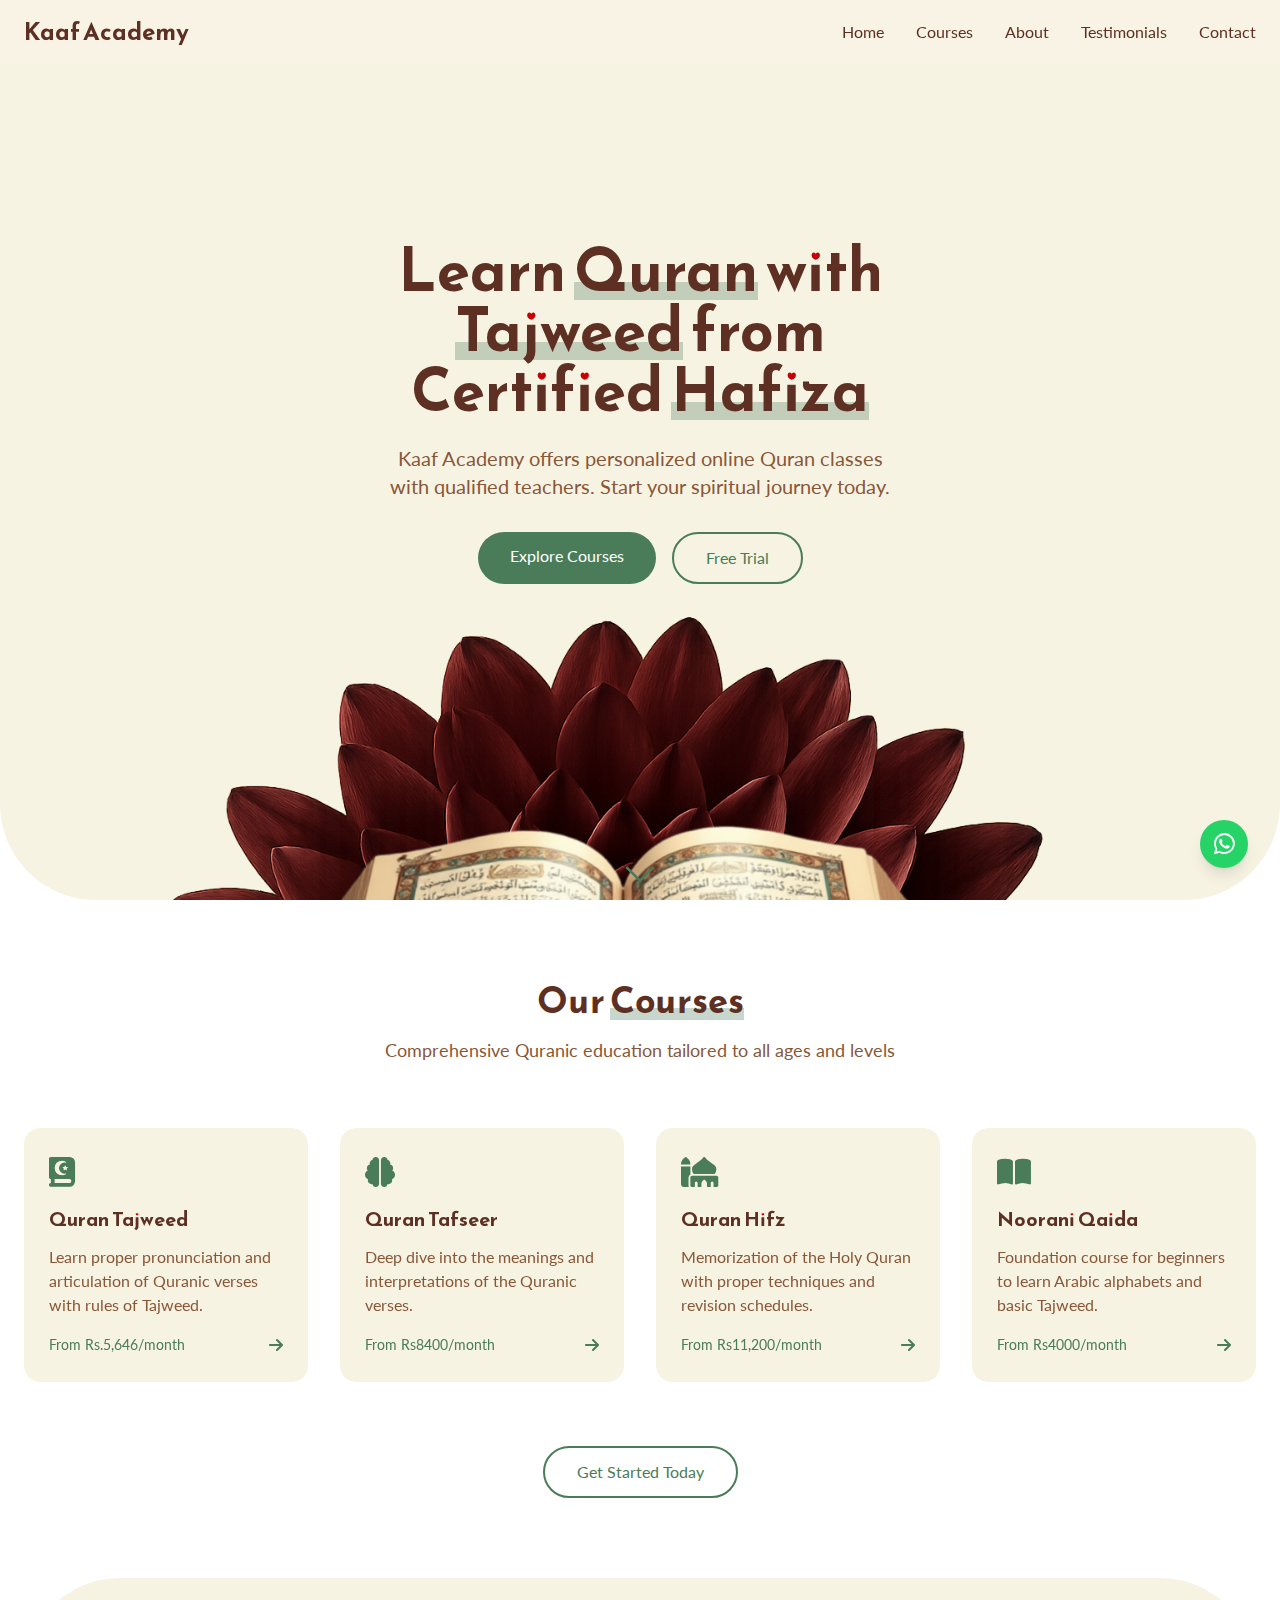
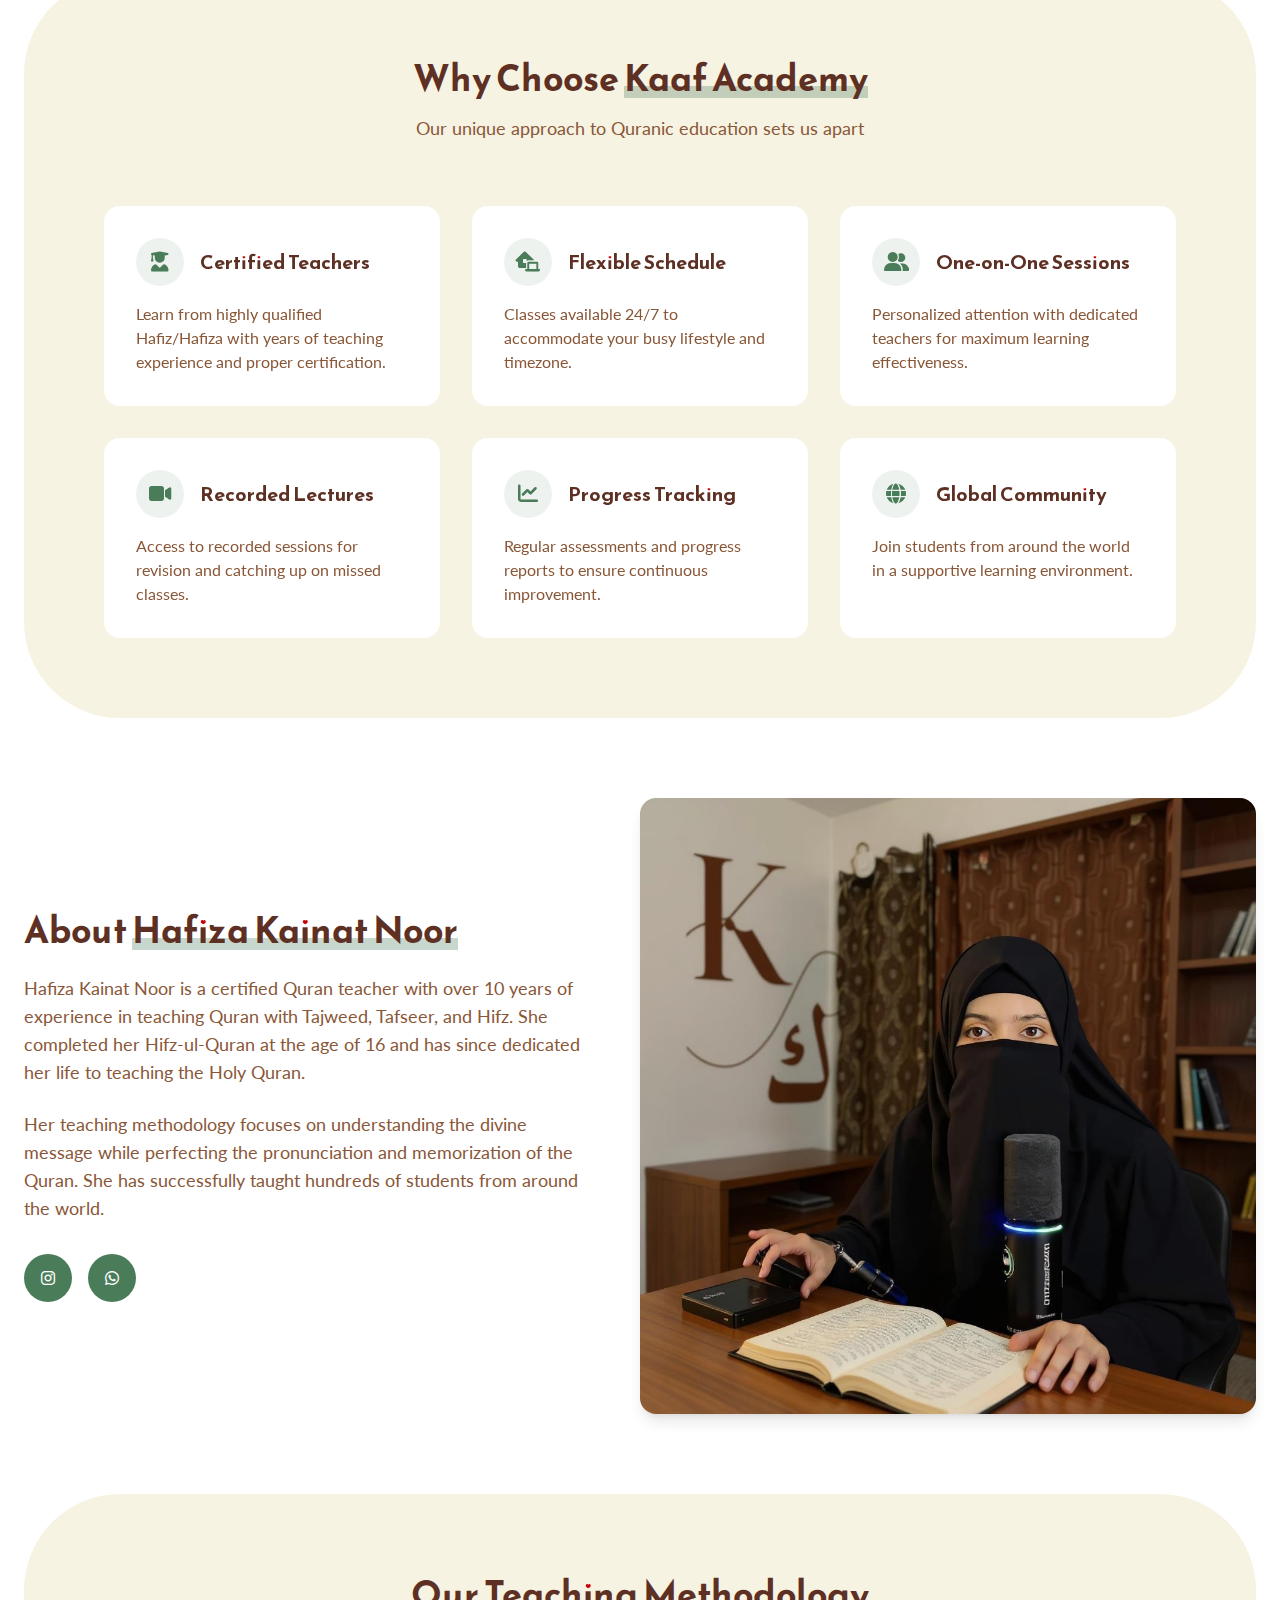
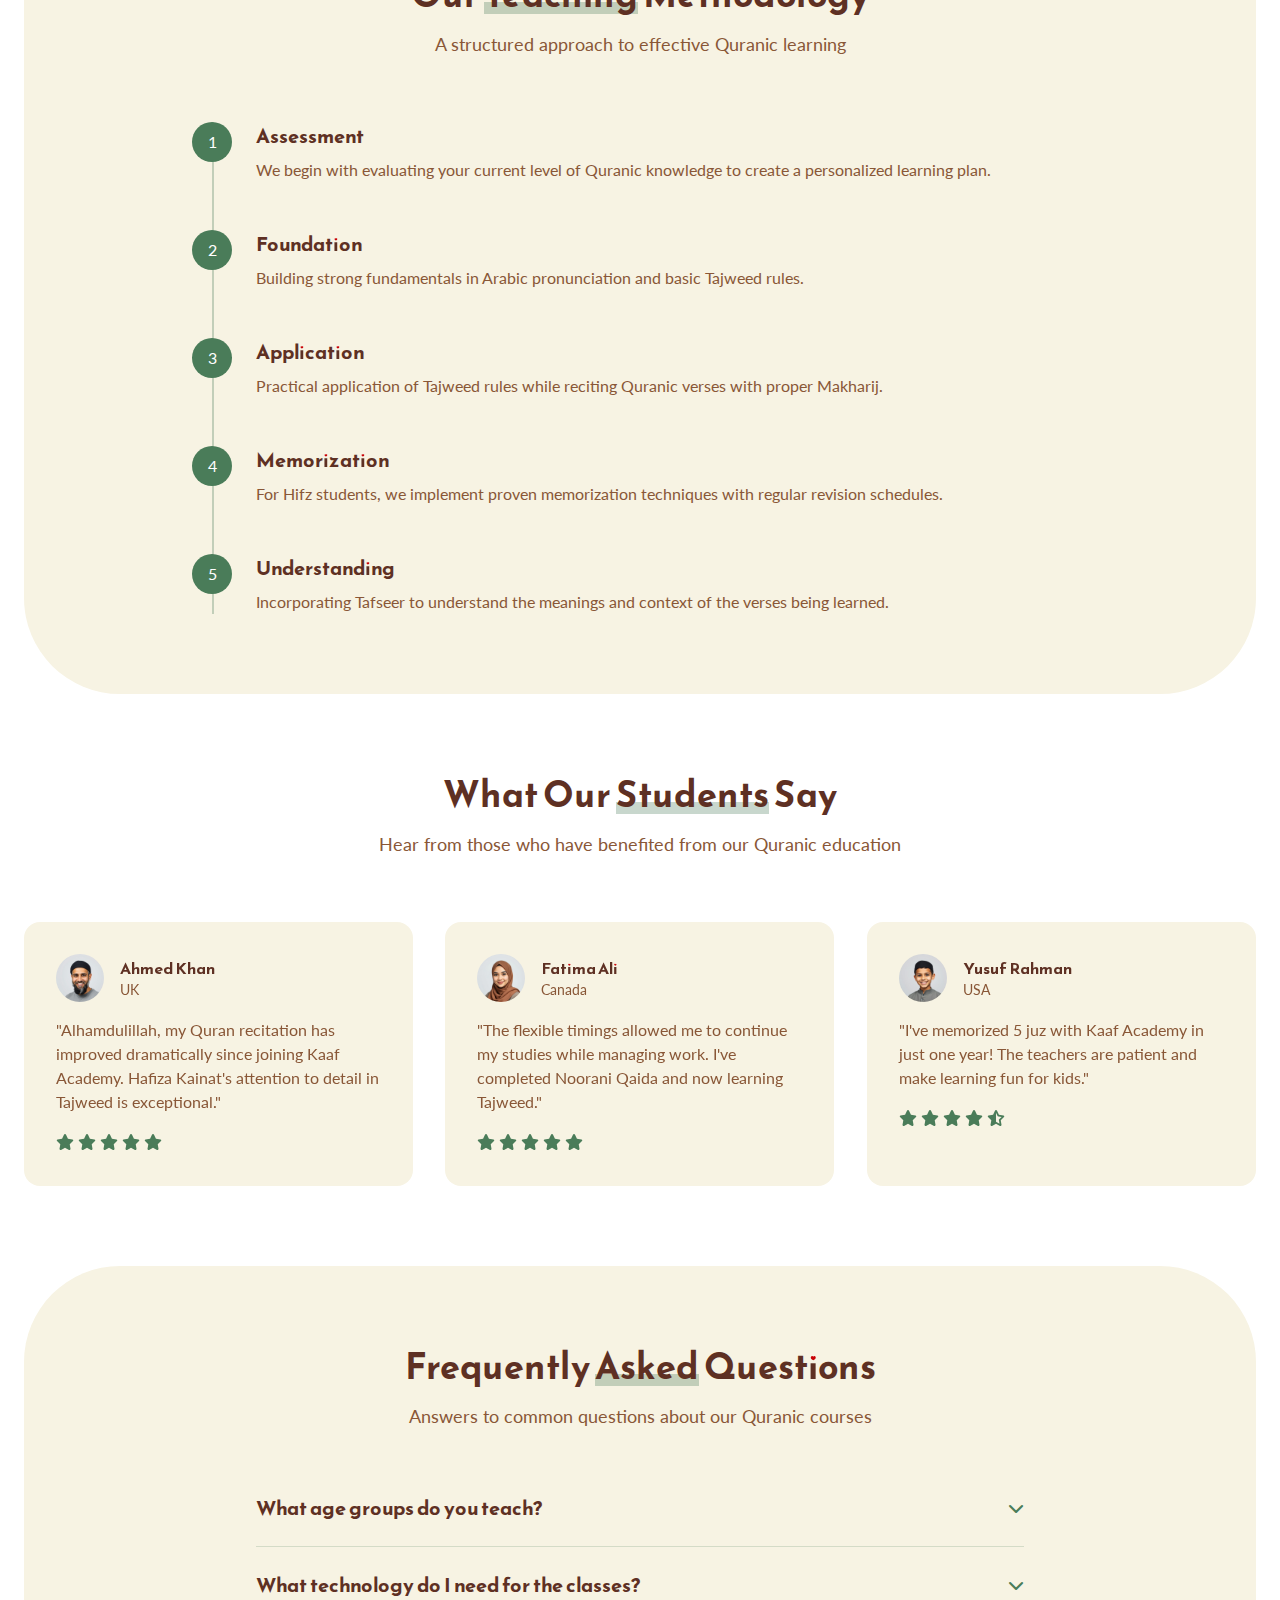
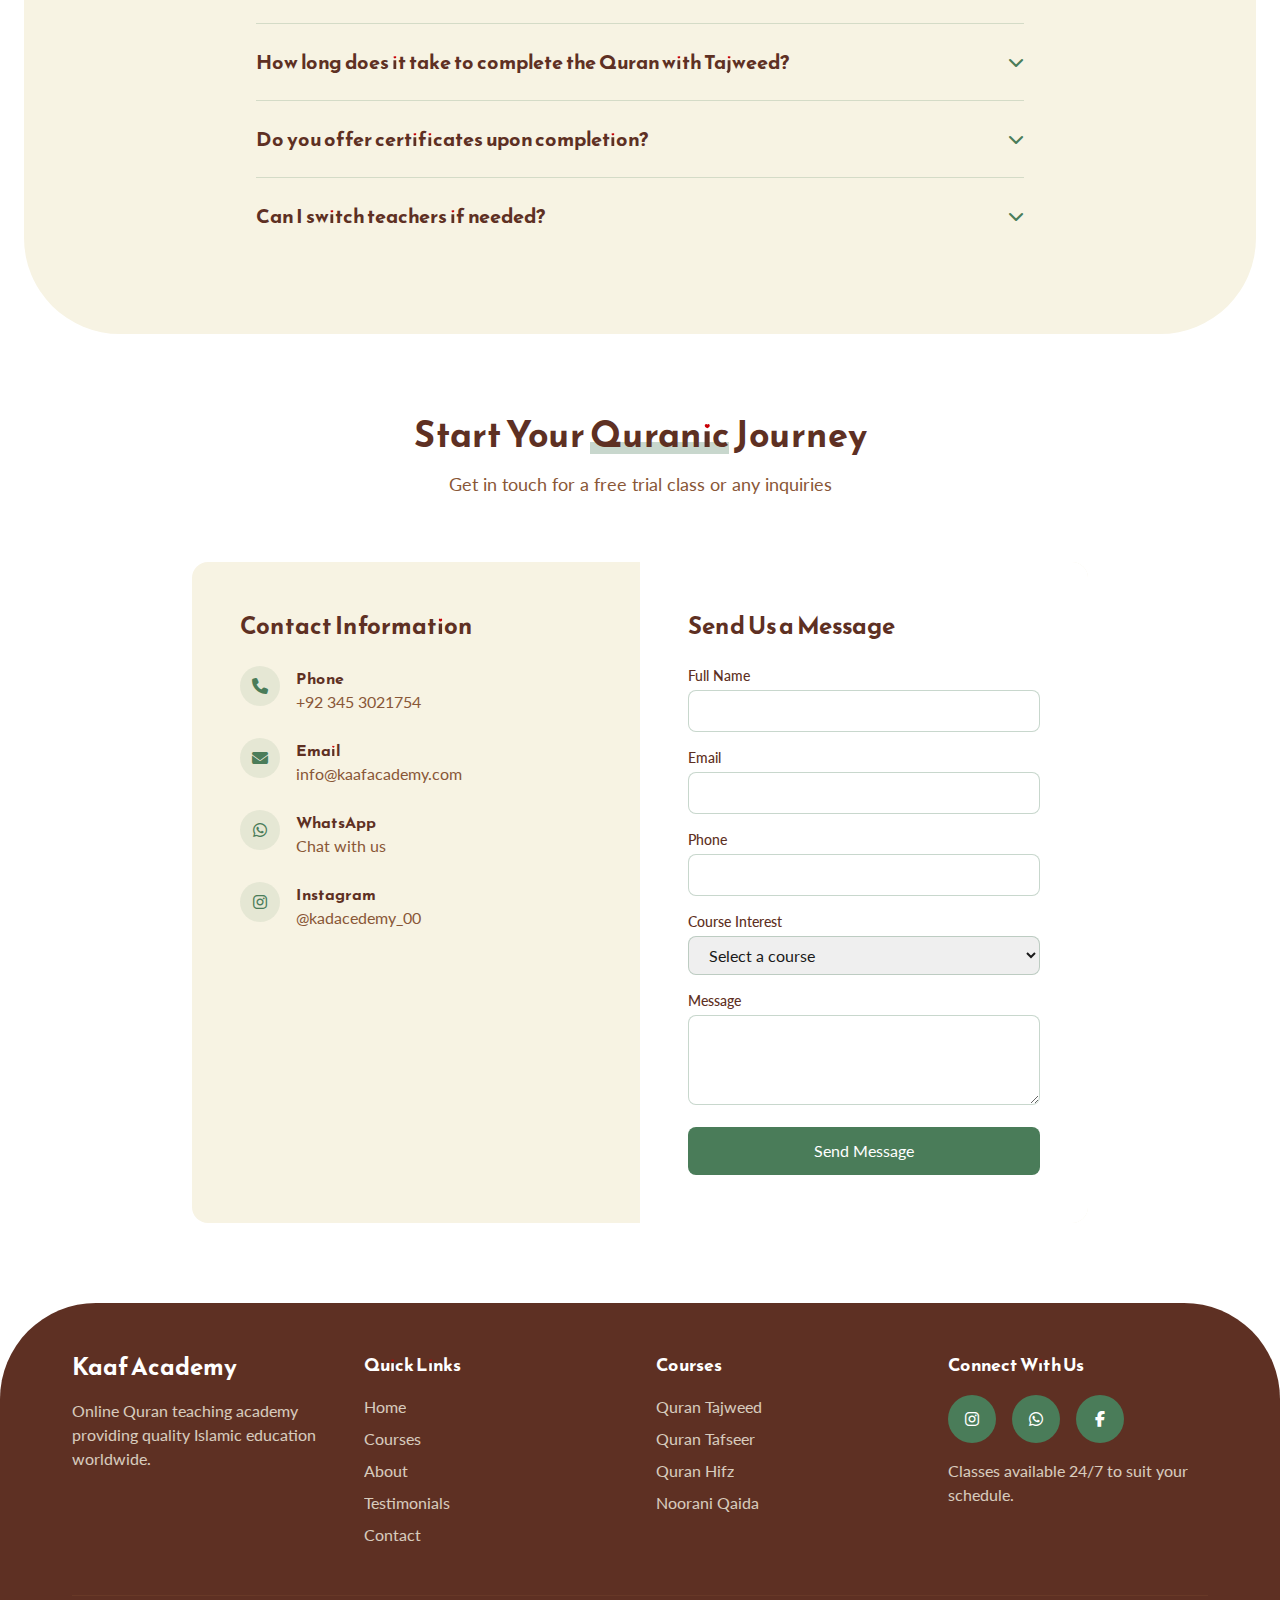
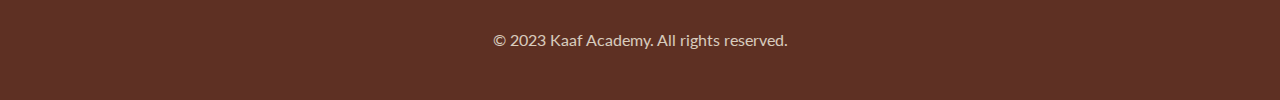
<file: index.html>
<!DOCTYPE html>
<html lang="en" class="scroll-smooth">
<head>
    <meta charset="UTF-8">
    <meta name="viewport" content="width=device-width, initial-scale=1.0">
    <title>Kaaf Academy - Online Quran Teaching</title>
    <link rel="stylesheet" href="https://cdnjs.cloudflare.com/ajax/libs/font-awesome/6.4.0/css/all.min.css">
    <link rel="preconnect" href="https://fonts.googleapis.com">
    <link rel="preconnect" href="https://fonts.gstatic.com" crossorigin>
    <link href="https://fonts.googleapis.com/css2?family=Lato:wght@300;400;500;700&family=Reem+Kufi+Fun:wght@400;500;600;700&display=swap" rel="stylesheet">
    <link rel="stylesheet" href="./assets/css/output.css">
    <style>
        a,
button {
  cursor: url("assets/cursors/pointer.png") 12 0, pointer;
}

body {
  cursor: url("assets/cursors/arrow.png") 2 0, auto;
}
    </style>
</head>
<body class="antialiased">
    <!-- Floating WhatsApp -->
    <a href="https://wa.me/923453021754" class="floating-whatsapp bg-[#25D366] text-white size-12 flex items-center justify-center rounded-full shadow-lg">
        <i class="fab fa-whatsapp text-2xl"></i>
    </a>
    

    <div class="preloader ">
        <svg width="60" class="animate-pulse duration-100" height="60"xmlns="http://www.w3.org/2000/svg" role="img" viewBox="131.60 130.35 228.80 198.80">
            <g id="#fbede6ff">
                <path style="fill: var(--primary)"
                    d="M 187.09 184.36 C 187.91 184.34 189.55 184.31 190.36 184.29 C 189.30 185.63 188.19 186.94 187.04 188.21 C 187.04 186.93 187.06 185.64 187.09 184.36 Z" />
            </g>
            <g id="#010101ff" style="fill: var(--primary)">
                <path
                    d="M 161.81 135.27 C 167.85 134.63 173.94 135.01 180.00 134.91 C 185.72 135.03 191.48 134.59 197.18 135.29 C 195.31 137.83 191.45 136.26 189.12 138.16 C 186.76 139.99 186.99 143.29 186.93 145.96 C 187.04 158.35 186.82 170.73 187.04 183.12 C 189.14 182.71 191.80 183.20 193.27 181.28 C 204.81 168.49 216.28 155.63 227.83 142.84 C 229.06 141.51 230.60 138.98 228.40 137.77 C 225.34 136.53 221.91 137.03 218.78 136.07 C 220.05 135.18 221.46 134.79 222.99 134.89 C 230.78 134.90 238.58 134.94 246.37 134.93 C 246.19 135.33 245.82 136.15 245.64 136.55 C 240.33 136.77 234.46 137.46 230.85 141.85 C 218.63 155.18 206.78 168.85 194.65 182.26 C 197.68 183.57 198.94 186.32 199.64 189.35 C 203.96 192.86 210.32 193.22 214.92 190.05 C 223.00 201.67 230.94 213.38 239.00 225.02 C 240.72 227.57 242.78 230.01 245.55 231.48 C 248.22 232.95 251.38 232.85 254.19 233.96 C 251.73 235.56 248.75 234.88 246.00 235.02 C 240.16 234.94 233.84 235.59 228.64 232.37 C 222.64 228.71 219.12 222.40 215.12 216.84 C 209.39 208.37 203.38 200.07 197.78 191.51 C 196.26 191.88 194.70 192.82 193.11 192.30 C 191.00 191.95 190.13 189.80 189.01 188.28 C 188.25 189.46 186.85 190.48 186.96 192.04 C 186.86 202.70 186.97 213.37 186.91 224.04 C 186.98 226.53 186.79 229.40 188.64 231.37 C 190.87 233.89 195.36 231.88 197.20 234.73 C 185.42 235.16 173.58 235.18 161.79 234.73 C 162.88 232.54 165.72 233.39 167.66 232.67 C 170.81 232.21 171.95 228.76 171.83 225.98 C 171.90 213.75 171.82 201.51 171.86 189.28 C 157.06 195.90 145.46 209.05 140.42 224.43 C 135.47 239.29 136.73 256.13 143.93 270.06 C 151.11 284.17 164.16 295.18 179.33 299.75 C 195.31 304.80 213.43 302.55 227.69 293.75 C 241.03 284.63 252.54 272.98 261.92 259.85 C 277.02 239.12 287.15 215.19 302.87 194.88 C 311.40 184.13 327.62 180.85 339.71 187.27 C 348.30 191.64 354.57 200.35 355.77 209.94 C 357.17 219.80 353.27 230.24 345.65 236.67 C 339.73 241.91 331.70 244.32 323.86 244.05 C 320.24 250.33 322.41 257.69 323.99 264.23 C 326.30 275.38 329.43 286.55 329.09 298.03 C 328.61 304.96 325.66 311.41 322.45 317.46 C 321.29 319.45 320.03 321.88 317.59 322.46 C 305.66 325.62 293.20 324.29 281.01 324.75 C 275.22 324.46 268.63 326.03 263.58 322.40 C 260.82 320.31 261.09 316.46 261.55 313.42 C 262.47 308.62 263.65 303.84 265.42 299.28 C 265.79 299.21 266.51 299.06 266.87 298.99 C 268.31 300.90 269.12 303.51 271.47 304.55 C 274.11 305.75 277.10 305.70 279.95 305.83 C 292.78 305.77 305.66 306.75 318.46 305.47 C 320.98 305.02 324.42 303.26 323.84 300.19 C 320.59 283.35 315.68 266.90 311.54 250.27 C 310.72 245.68 309.07 240.62 311.34 236.19 C 312.31 233.95 314.07 232.16 316.04 230.76 C 319.92 233.93 321.47 239.45 325.42 242.47 C 339.76 243.13 353.14 231.29 354.36 217.01 C 356.03 203.77 347.06 190.33 334.24 186.71 C 323.05 183.16 309.91 187.52 303.08 197.07 C 284.09 222.55 272.56 253.19 250.32 276.31 C 241.24 285.38 231.82 294.77 219.63 299.53 C 205.04 305.29 188.20 305.43 173.68 299.34 C 157.87 292.97 145.11 279.62 139.43 263.55 C 136.66 256.37 136.40 248.60 136.04 241.01 C 136.26 218.22 151.13 196.82 171.77 187.53 C 171.95 173.34 171.81 159.15 171.85 144.96 C 171.80 142.44 171.78 139.22 169.24 137.84 C 167.00 136.31 163.37 137.79 161.81 135.27 M 187.09 184.36 C 187.06 185.64 187.04 186.93 187.04 188.21 C 188.19 186.94 189.30 185.63 190.36 184.29 C 189.55 184.31 187.91 184.34 187.09 184.36 Z" />
                <path
                    d="M 278.49 268.56 C 280.31 261.17 285.79 254.98 292.63 251.79 C 293.30 254.16 293.97 256.54 294.59 258.94 C 291.50 260.65 286.62 261.03 285.60 265.01 C 287.88 270.27 295.37 267.56 298.70 271.40 C 301.81 278.79 296.50 287.59 289.27 290.07 C 283.54 291.86 277.61 289.29 272.95 286.02 C 278.79 284.37 285.12 284.00 290.40 280.74 C 287.90 277.27 282.77 279.02 279.83 276.14 C 277.52 274.35 277.95 271.07 278.49 268.56 Z" />
            </g>
        </svg>
    </div>

    <!-- Navigation -->
    <nav class="fixed w-full z-50  bg-[#F7F3E3] bg-opacity-90 backdrop-blur-sm py-4 px-6">
        <div class="container mx-auto flex justify-between items-center">
            <a href="#" class="flex items-center space-x-2">
                <!-- <img src="logo.svg" alt="Logo" class="w-10 h-10 bg-[#5E3023] p-2 rounded-lg"> -->
                <span class="text-2xl font-bold text-[#5E3023] font-['Reem_Kufi_Fun']">Kaaf Academy</span>
            </a>
            
            <div class="hidden md:flex space-x-8">
                <a href="#home" class="text-[#5E3023] hover:text-[#4A7C59] transition-colors relative group">
                    Home
                    <span class="absolute bottom-0 left-0 w-0 h-0.5 bg-[#4A7C59] transition-all duration-300 group-hover:w-full"></span>
                </a>
                <a href="#courses" class="text-[#5E3023] hover:text-[#4A7C59] transition-colors relative group">
                    Courses
                    <span class="absolute bottom-0 left-0 w-0 h-0.5 bg-[#4A7C59] transition-all duration-300 group-hover:w-full"></span>
                </a>
                <a href="#about" class="text-[#5E3023] hover:text-[#4A7C59] transition-colors relative group">
                    About
                    <span class="absolute bottom-0 left-0 w-0 h-0.5 bg-[#4A7C59] transition-all duration-300 group-hover:w-full"></span>
                </a>
                <a href="#testimonials" class="text-[#5E3023] hover:text-[#4A7C59] transition-colors relative group">
                    Testimonials
                    <span class="absolute bottom-0 left-0 w-0 h-0.5 bg-[#4A7C59] transition-all duration-300 group-hover:w-full"></span>
                </a>
                <a href="#contact" class="text-[#5E3023] hover:text-[#4A7C59] transition-colors relative group">
                    Contact
                    <span class="absolute bottom-0 left-0 w-0 h-0.5 bg-[#4A7C59] transition-all duration-300 group-hover:w-full"></span>
                </a>
            </div>
            
            <button class="md:hidden text-[#5E3023]">
                <i class="fas fa-bars text-2xl"></i>
            </button>
        </div>
    </nav>
    
    <!-- Mobile Menu -->
    <div class="fixed inset-0 bg-[#F7F3E3] z-40 flex flex-col items-center justify-center space-y-8 hidden" id="mobileMenu">
        <button class="absolute top-6 right-6 text-[#5E3023]">
            <i class="fas fa-times text-2xl"></i>
        </button>
        <a href="#home" class="text-2xl text-[#5E3023]">Home</a>
        <a href="#courses" class="text-2xl text-[#5E3023]">Courses</a>
        <a href="#about" class="text-2xl text-[#5E3023]">About</a>
        <a href="#testimonials" class="text-2xl text-[#5E3023]">Testimonials</a>
        <a href="#contact" class="text-2xl text-[#5E3023]">Contact</a>
    </div>
    
    <!-- Hero Section -->
    <section id="home" class="h-screen bg-[#F7F3E3] flex justify-center relative rounded-b-[4rem] md:rounded-b-[6rem] overflow-hidden pt-20">
        <div class="container mx-auto px-6 flex flex-col mt-[10rem]  text-center items-center">
            <div class="lg:w-1/2 mb-12 lg:mb-0">
                <h1 class="text-4xl md:text-6xl font-bold text-[#5E3023] mb-6 leading-tight">
                    Learn <span class="highlight">Quran</span> with <span class="highlight">Tajweed</span> from Certified <span class="highlight">Hafiza</span>
                </h1>
                <p class="text-lg md:text-xl text-[#895737]  mb-8 max-w-lg mx-auto">
                    Kaaf Academy offers personalized online Quran classes with qualified teachers. Start your spiritual journey today.
                </p>
                <div class="flex  md:justify-center flex-col sm:flex-row space-y-4 sm:space-y-0 sm:space-x-4">
                    <a href="#courses" class="bg-[#4A7C59] hover:bg-[#3a6a4a] text-white px-8 py-3 rounded-full text-center transition-colors">
                        Explore Courses
                    </a>
                    <a href="#contact" class="border-2 border-[#4A7C59] text-[#4A7C59] hover:bg-[#4A7C59] hover:text-white px-8 py-3 rounded-full text-center transition-colors">
                        Free Trial
                    </a>
                </div>
            </div>
            
            <div class="absolute bottom-0 md:-bottom-[20rem]">
                <div class="relative">
                    <img src="./assets/images/hero/hero.png" alt="Quran Learning" class="w-full rounded-2xl object-cover">
                </div>
            </div>
        </div>
        
        <div class="scroll-indicator">
            <span></span>
            <span></span>
            <span></span>
        </div>
    </section>
    
    <!-- Courses Section -->
    <section id="courses" class="py-20 bg-white">
        <div class="container mx-auto px-6">
            <div class="text-center mb-16">
                <h2 class="text-3xl md:text-4xl font-bold text-[#5E3023] mb-4">Our <span class="highlight">Courses</span></h2>
                <p class="text-lg text-[#895737] max-w-2xl mx-auto">
                    Comprehensive Quranic education tailored to all ages and levels
                </p>
            </div>
            
            <div class="grid grid-cols-1 md:grid-cols-2 lg:grid-cols-4 gap-8">
                <!-- Course 1 -->
                <div class="card-hover bg-[#F7F3E3] p-6 rounded-2xl border border-[#F7F3E3] hover:border-[#4A7C59] transition-all">
                    <div class="text-[#4A7C59] text-3xl mb-4">
                        <i class="fas fa-book-quran"></i>
                    </div>
                    <h3 class="text-xl font-bold text-[#5E3023] mb-3">Quran Tajweed</h3>
                    <p class="text-[#895737] mb-4">
                        Learn proper pronunciation and articulation of Quranic verses with rules of Tajweed.
                    </p>
                    <div class="flex justify-between items-center">
                        <span class="text-sm text-[#4A7C59]">From Rs.5,646/month</span>
                        <a href="#" class="text-[#4A7C59] hover:text-[#3a6a4a]">
                            <i class="fas fa-arrow-right"></i>
                        </a>
                    </div>
                </div>
                
                <!-- Course 2 -->
                <div class="card-hover bg-[#F7F3E3] p-6 rounded-2xl border border-[#F7F3E3] hover:border-[#4A7C59] transition-all">
                    <div class="text-[#4A7C59] text-3xl mb-4">
                        <i class="fas fa-brain"></i>
                    </div>
                    <h3 class="text-xl font-bold text-[#5E3023] mb-3">Quran Tafseer</h3>
                    <p class="text-[#895737] mb-4">
                        Deep dive into the meanings and interpretations of the Quranic verses.
                    </p>
                    <div class="flex justify-between items-center">
                        <span class="text-sm text-[#4A7C59]">From Rs8400/month</span>
                        <a href="#" class="text-[#4A7C59] hover:text-[#3a6a4a]">
                            <i class="fas fa-arrow-right"></i>
                        </a>
                    </div>
                </div>
                
                <!-- Course 3 -->
                <div class="card-hover bg-[#F7F3E3] p-6 rounded-2xl border border-[#F7F3E3] hover:border-[#4A7C59] transition-all">
                    <div class="text-[#4A7C59] text-3xl mb-4">
                        <i class="fas fa-mosque"></i>
                    </div>
                    <h3 class="text-xl font-bold text-[#5E3023] mb-3">Quran Hifz</h3>
                    <p class="text-[#895737] mb-4">
                        Memorization of the Holy Quran with proper techniques and revision schedules.
                    </p>
                    <div class="flex justify-between items-center">
                        <span class="text-sm text-[#4A7C59]">From Rs11,200/month</span>
                        <a href="#" class="text-[#4A7C59] hover:text-[#3a6a4a]">
                            <i class="fas fa-arrow-right"></i>
                        </a>
                    </div>
                </div>
                
                <!-- Course 4 -->
                <div class="card-hover bg-[#F7F3E3] p-6 rounded-2xl border border-[#F7F3E3] hover:border-[#4A7C59] transition-all">
                    <div class="text-[#4A7C59] text-3xl mb-4">
                        <i class="fas fa-book-open"></i>
                    </div>
                    <h3 class="text-xl font-bold text-[#5E3023] mb-3">Noorani Qaida</h3>
                    <p class="text-[#895737] mb-4">
                        Foundation course for beginners to learn Arabic alphabets and basic Tajweed.
                    </p>
                    <div class="flex justify-between items-center">
                        <span class="text-sm text-[#4A7C59]">From Rs4000/month</span>
                        <a href="#" class="text-[#4A7C59] hover:text-[#3a6a4a]">
                            <i class="fas fa-arrow-right"></i>
                        </a>
                    </div>
                </div>
            </div>
            
            <div class="text-center mt-16">
                <a href="#contact" class="inline-block border-2 border-[#4A7C59] text-[#4A7C59] hover:bg-[#4A7C59] hover:text-white px-8 py-3 rounded-full transition-colors">
                    Get Started Today
                </a>
            </div>
        </div>
    </section>
    
    <!-- Features Section -->
    <section class="bg-white md:px-6 ">
        <div class="container mx-auto py-20 px-6 md:p-20 rounded-[4rem] md:rounded-[6rem] bg-[#F7F3E3]">
            <div class="text-center mb-16">
                <h2 class="text-3xl md:text-4xl font-bold text-[#5E3023] mb-4">Why Choose <span class="highlight">Kaaf Academy</span></h2>
                <p class="text-lg text-[#895737] max-w-2xl mx-auto">
                    Our unique approach to Quranic education sets us apart
                </p>
            </div>
            
            <div class="grid grid-cols-1 md:grid-cols-3 gap-8">
                <!-- Feature 1 -->
                <div class="card-hover bg-white p-8 rounded-2xl">
                    <div class="flex items-center mb-4">
                        <div class="bg-[#4A7C59] bg-opacity-10 size-12 flex items-center justify-center rounded-full mr-4">
                            <i class="fas fa-user-graduate text-[#4A7C59] text-xl"></i>
                        </div>
                        <h3 class="text-xl font-bold text-[#5E3023]">Certified Teachers</h3>
                    </div>
                    <p class="text-[#895737]">
                        Learn from highly qualified Hafiz/Hafiza with years of teaching experience and proper certification.
                    </p>
                </div>
                
                <!-- Feature 2 -->
                <div class="card-hover bg-white p-8 rounded-2xl">
                    <div class="flex items-center mb-4">
                        <div class="bg-[#4A7C59] bg-opacity-10 size-12 flex items-center justify-center rounded-full mr-4">
                            <i class="fas fa-laptop-house text-[#4A7C59] text-xl"></i>
                        </div>
                        <h3 class="text-xl font-bold text-[#5E3023]">Flexible Schedule</h3>
                    </div>
                    <p class="text-[#895737]">
                        Classes available 24/7 to accommodate your busy lifestyle and timezone.
                    </p>
                </div>
                
                <!-- Feature 3 -->
                <div class="card-hover bg-white p-8 rounded-2xl">
                    <div class="flex items-center mb-4">
                        <div class="bg-[#4A7C59] bg-opacity-10 size-12 flex items-center justify-center rounded-full mr-4">
                            <i class="fas fa-user-friends text-[#4A7C59] text-xl"></i>
                        </div>
                        <h3 class="text-xl font-bold text-[#5E3023]">One-on-One Sessions</h3>
                    </div>
                    <p class="text-[#895737]">
                        Personalized attention with dedicated teachers for maximum learning effectiveness.
                    </p>
                </div>
                
                <!-- Feature 4 -->
                <div class="card-hover bg-white p-8 rounded-2xl">
                    <div class="flex items-center mb-4">
                        <div class="bg-[#4A7C59] bg-opacity-10 size-12 flex items-center justify-center rounded-full mr-4">
                            <i class="fas fa-video text-[#4A7C59] text-xl"></i>
                        </div>
                        <h3 class="text-xl font-bold text-[#5E3023]">Recorded Lectures</h3>
                    </div>
                    <p class="text-[#895737]">
                        Access to recorded sessions for revision and catching up on missed classes.
                    </p>
                </div>
                
                <!-- Feature 5 -->
                <div class="card-hover bg-white p-8 rounded-2xl">
                    <div class="flex items-center mb-4">
                        <div class="bg-[#4A7C59] bg-opacity-10 size-12 flex items-center justify-center rounded-full mr-4">
                            <i class="fas fa-chart-line text-[#4A7C59] text-xl"></i>
                        </div>
                        <h3 class="text-xl font-bold text-[#5E3023]">Progress Tracking</h3>
                    </div>
                    <p class="text-[#895737]">
                        Regular assessments and progress reports to ensure continuous improvement.
                    </p>
                </div>
                
                <!-- Feature 6 -->
                <div class="card-hover bg-white p-8 rounded-2xl">
                    <div class="flex items-center mb-4">
                        <div class="bg-[#4A7C59] bg-opacity-10 size-12 flex items-center justify-center rounded-full mr-4">
                            <i class="fas fa-globe text-[#4A7C59] text-xl"></i>
                        </div>
                        <h3 class="text-xl font-bold text-[#5E3023]">Global Community</h3>
                    </div>
                    <p class="text-[#895737]">
                        Join students from around the world in a supportive learning environment.
                    </p>
                </div>
            </div>
        </div>
    </section>
    
    <!-- About Section -->
    <section id="about" class="py-20 bg-white">
        <div class="container mx-auto px-6">
            <div class="flex flex-col lg:flex-row items-center">
                <div class="lg:w-1/2 mb-12 lg:mb-0 lg:pr-12">
                    <h2 class="text-3xl md:text-4xl font-bold text-[#5E3023] mb-6">About <span class="highlight">Hafiza Kainat Noor</span></h2>
                    <p class="text-lg text-[#895737] mb-6">
                        Hafiza Kainat Noor is a certified Quran teacher with over 10 years of experience in teaching Quran with Tajweed, Tafseer, and Hifz. She completed her Hifz-ul-Quran at the age of 16 and has since dedicated her life to teaching the Holy Quran.
                    </p>
                    <p class="text-lg text-[#895737] mb-8">
                        Her teaching methodology focuses on understanding the divine message while perfecting the pronunciation and memorization of the Quran. She has successfully taught hundreds of students from around the world.
                    </p>
                    <div class="flex space-x-4">
                        <a href="https://www.instagram.com/kadacedemy_00" class="bg-[#4A7C59] hover:bg-[#3a6a4a] text-white size-12 flex items-center justify-center rounded-full transition-colors">
                            <i class="fab fa-instagram"></i>
                        </a>
                        <a href="https://wa.me/923453021754" class="bg-[#4A7C59] hover:bg-[#3a6a4a] text-white size-12 flex items-center justify-center rounded-full transition-colors">
                            <i class="fab fa-whatsapp"></i>
                        </a>
                    </div>
                </div>
                
                <div class="lg:w-1/2 relative">
                    <div class="relative">
                        <div class="w-full h-full bg-[#4A7C59] rounded-2xl absolute -left-4 -top-4 -z-10"></div>
                        <img src="./assets/images/about.png" 
                             alt="Hafiza Kainat Noor" 
                             class="w-full rounded-2xl object-cover shadow-lg">
                    </div>
                </div>
            </div>
        </div>
    </section>
    
    <!-- Teaching Methodology -->
    <section class="md:px-6 bg-white">
        <div class="bg-[#F7F3E3] container mx-auto py-20 px-6 md:p-20 rounded-[4rem] md:rounded-[6rem]">
            <div class="text-center mb-16">
                <h2 class="text-3xl md:text-4xl font-bold text-[#5E3023] mb-4">Our <span class="highlight">Teaching</span> Methodology</h2>
                <p class="text-lg text-[#895737] max-w-2xl mx-auto">
                    A structured approach to effective Quranic learning
                </p>
            </div>
            
            <div class="max-w-4xl mx-auto">
                <div class="relative">
                    <!-- Vertical Line -->
                    <div class="absolute left-5 top-0 h-full w-0.5 bg-[#4A7C59] bg-opacity-30"></div>
                    
                    <!-- Timeline Items -->
                    <div class="space-y-12">
                        <!-- Item 1 -->
                        <div class="relative pl-16">
                            <div class="absolute left-0 top-0 w-10 h-10 rounded-full bg-[#4A7C59] flex items-center justify-center text-white">
                                <span>1</span>
                            </div>
                            <h3 class="text-xl font-bold text-[#5E3023] mb-2">Assessment</h3>
                            <p class="text-[#895737]">
                                We begin with evaluating your current level of Quranic knowledge to create a personalized learning plan.
                            </p>
                        </div>
                        
                        <!-- Item 2 -->
                        <div class="relative pl-16">
                            <div class="absolute left-0 top-0 w-10 h-10 rounded-full bg-[#4A7C59] flex items-center justify-center text-white">
                                <span>2</span>
                            </div>
                            <h3 class="text-xl font-bold text-[#5E3023] mb-2">Foundation</h3>
                            <p class="text-[#895737]">
                                Building strong fundamentals in Arabic pronunciation and basic Tajweed rules.
                            </p>
                        </div>
                        
                        <!-- Item 3 -->
                        <div class="relative pl-16">
                            <div class="absolute left-0 top-0 w-10 h-10 rounded-full bg-[#4A7C59] flex items-center justify-center text-white">
                                <span>3</span>
                            </div>
                            <h3 class="text-xl font-bold text-[#5E3023] mb-2">Application</h3>
                            <p class="text-[#895737]">
                                Practical application of Tajweed rules while reciting Quranic verses with proper Makharij.
                            </p>
                        </div>
                        
                        <!-- Item 4 -->
                        <div class="relative pl-16">
                            <div class="absolute left-0 top-0 w-10 h-10 rounded-full bg-[#4A7C59] flex items-center justify-center text-white">
                                <span>4</span>
                            </div>
                            <h3 class="text-xl font-bold text-[#5E3023] mb-2">Memorization</h3>
                            <p class="text-[#895737]">
                                For Hifz students, we implement proven memorization techniques with regular revision schedules.
                            </p>
                        </div>
                        
                        <!-- Item 5 -->
                        <div class="relative pl-16">
                            <div class="absolute left-0 top-0 w-10 h-10 rounded-full bg-[#4A7C59] flex items-center justify-center text-white">
                                <span>5</span>
                            </div>
                            <h3 class="text-xl font-bold text-[#5E3023] mb-2">Understanding</h3>
                            <p class="text-[#895737]">
                                Incorporating Tafseer to understand the meanings and context of the verses being learned.
                            </p>
                        </div>
                    </div>
                </div>
            </div>
        </div>
    </section>
    
    <!-- Testimonials Section -->
    <section id="testimonials" class="py-20 bg-white">
        <div class="container mx-auto px-6">
            <div class="text-center mb-16">
                <h2 class="text-3xl md:text-4xl font-bold text-[#5E3023] mb-4">What Our <span class="highlight">Students</span> Say</h2>
                <p class="text-lg text-[#895737] max-w-2xl mx-auto">
                    Hear from those who have benefited from our Quranic education
                </p>
            </div>
            
            <div class="grid grid-cols-1 md:grid-cols-3 gap-8">
                <!-- Testimonial 1 -->
                <div class="card-hover bg-[#F7F3E3] p-8 rounded-2xl">
                    <div class="flex items-center mb-4">
                        <div class="w-12 h-12 rounded-full overflow-hidden mr-4">
                            <img src="./assets/images/avatars/avatar (1).jpg" 
                                 alt="Student" 
                                 class="w-full h-full object-cover">
                        </div>
                        <div>
                            <h4 class="font-bold text-[#5E3023]">Ahmed Khan</h4>
                            <p class="text-sm text-[#895737]">UK</p>
                        </div>
                    </div>
                    <p class="text-[#895737] mb-4">
                        "Alhamdulillah, my Quran recitation has improved dramatically since joining Kaaf Academy. Hafiza Kainat's attention to detail in Tajweed is exceptional."
                    </p>
                    <div class="text-[#4A7C59]">
                        <i class="fas fa-star"></i>
                        <i class="fas fa-star"></i>
                        <i class="fas fa-star"></i>
                        <i class="fas fa-star"></i>
                        <i class="fas fa-star"></i>
                    </div>
                </div>
                
                <!-- Testimonial 2 -->
                <div class="card-hover bg-[#F7F3E3] p-8 rounded-2xl">
                    <div class="flex items-center mb-4">
                        <div class="w-12 h-12 rounded-full overflow-hidden mr-4">
                            <img src="./assets/images/avatars/avatar (3).jpg" 
                                 alt="Student" 
                                 class="w-full h-full object-cover">
                        </div>
                        <div>
                            <h4 class="font-bold text-[#5E3023]">Fatima Ali</h4>
                            <p class="text-sm text-[#895737]">Canada</p>
                        </div>
                    </div>
                    <p class="text-[#895737] mb-4">
                        "The flexible timings allowed me to continue my studies while managing work. I've completed Noorani Qaida and now learning Tajweed."
                    </p>
                    <div class="text-[#4A7C59]">
                        <i class="fas fa-star"></i>
                        <i class="fas fa-star"></i>
                        <i class="fas fa-star"></i>
                        <i class="fas fa-star"></i>
                        <i class="fas fa-star"></i>
                    </div>
                </div>
                
                <!-- Testimonial 3 -->
                <div class="card-hover bg-[#F7F3E3] p-8 rounded-2xl">
                    <div class="flex items-center mb-4">
                        <div class="w-12 h-12 rounded-full overflow-hidden mr-4">
                            <img src="./assets/images/avatars/avatar (2).jpg" 
                                 alt="Student" 
                                 class="w-full h-full object-cover">
                        </div>
                        <div>
                            <h4 class="font-bold text-[#5E3023]">Yusuf Rahman</h4>
                            <p class="text-sm text-[#895737]">USA</p>
                        </div>
                    </div>
                    <p class="text-[#895737] mb-4">
                        "I've memorized 5 juz with Kaaf Academy in just one year! The teachers are patient and make learning fun for kids."
                    </p>
                    <div class="text-[#4A7C59]">
                        <i class="fas fa-star"></i>
                        <i class="fas fa-star"></i>
                        <i class="fas fa-star"></i>
                        <i class="fas fa-star"></i>
                        <i class="fas fa-star-half-alt"></i>
                    </div>
                </div>
            </div>
        </div>
    </section>
    
    <!-- FAQ Section -->
    <section class="md:px-6 bg-white ">
        <div class="container mx-auto bg-[#F7F3E3] py-20 px-6 md:p-20 rounded-[4rem] md:rounded-[6rem]">
            <div class="text-center mb-16">
                <h2 class="text-3xl md:text-4xl font-bold text-[#5E3023] mb-4">Frequently <span class="highlight">Asked</span> Questions</h2>
                <p class="text-lg text-[#895737] max-w-2xl mx-auto">
                    Answers to common questions about our Quranic courses
                </p>
            </div>
            
            <div class="max-w-3xl mx-auto">
                <!-- FAQ Item 1 -->
                <div class="mb-6 border-b border-[#4A7C59] border-opacity-20 pb-6">
                    <button class="faq-toggle flex justify-between items-center w-full text-left">
                        <h3 class="text-xl font-bold text-[#5E3023]">What age groups do you teach?</h3>
                        <i class="fas fa-chevron-down text-[#4A7C59] transition-transform"></i>
                    </button>
                    <div class="faq-content mt-4 text-[#895737] hidden">
                        We teach students of all ages, from children as young as 5 years old to adults. Our teaching methodology is adapted to suit the learning style of each age group.
                    </div>
                </div>
                
                <!-- FAQ Item 2 -->
                <div class="mb-6 border-b border-[#4A7C59] border-opacity-20 pb-6">
                    <button class="faq-toggle flex justify-between items-center w-full text-left">
                        <h3 class="text-xl font-bold text-[#5E3023]">What technology do I need for the classes?</h3>
                        <i class="fas fa-chevron-down text-[#4A7C59] transition-transform"></i>
                    </button>
                    <div class="faq-content mt-4 text-[#895737] hidden">
                        You'll need a computer, tablet, or smartphone with a stable internet connection. We recommend using Zoom for classes, along with a headset for better audio quality.
                    </div>
                </div>
                
                <!-- FAQ Item 3 -->
                <div class="mb-6 border-b border-[#4A7C59] border-opacity-20 pb-6">
                    <button class="faq-toggle flex justify-between items-center w-full text-left">
                        <h3 class="text-xl font-bold text-[#5E3023]">How long does it take to complete the Quran with Tajweed?</h3>
                        <i class="fas fa-chevron-down text-[#4A7C59] transition-transform"></i>
                    </button>
                    <div class="faq-content mt-4 text-[#895737] hidden">
                        The duration depends on your current level and how many classes you take per week. On average, with 3 classes per week, it takes about 2-3 years to complete the Quran with proper Tajweed.
                    </div>
                </div>
                
                <!-- FAQ Item 4 -->
                <div class="mb-6 border-b border-[#4A7C59] border-opacity-20 pb-6">
                    <button class="faq-toggle flex justify-between items-center w-full text-left">
                        <h3 class="text-xl font-bold text-[#5E3023]">Do you offer certificates upon completion?</h3>
                        <i class="fas fa-chevron-down text-[#4A7C59] transition-transform"></i>
                    </button>
                    <div class="faq-content mt-4 text-[#895737] hidden">
                        Yes, we provide certificates for all completed courses, including Tajweed, Hifz, and Tafseer programs. These certificates are recognized by Islamic educational institutions.
                    </div>
                </div>
                
                <!-- FAQ Item 5 -->
                <div class="mb-6">
                    <button class="faq-toggle flex justify-between items-center w-full text-left">
                        <h3 class="text-xl font-bold text-[#5E3023]">Can I switch teachers if needed?</h3>
                        <i class="fas fa-chevron-down text-[#4A7C59] transition-transform"></i>
                    </button>
                    <div class="faq-content mt-4 text-[#895737] hidden">
                        Absolutely. We understand that learning styles vary, and we want to ensure you have the best possible experience. You can request a teacher change at any time.
                    </div>
                </div>
            </div>
        </div>
    </section>
    
    <!-- Contact Section -->
    <section id="contact" class="py-20 bg-white">
        <div class="container mx-auto px-6">
            <div class="text-center mb-16">
                <h2 class="text-3xl md:text-4xl font-bold text-[#5E3023] mb-4">Start Your <span class="highlight">Quranic</span> Journey</h2>
                <p class="text-lg text-[#895737] max-w-2xl mx-auto">
                    Get in touch for a free trial class or any inquiries
                </p>
            </div>
            
            <div class="max-w-4xl mx-auto bg-[#F7F3E3] rounded-2xl overflow-hidden">
                <div class="grid grid-cols-1 md:grid-cols-2">
                    <div class="p-8 md:p-12">
                        <h3 class="text-2xl font-bold text-[#5E3023] mb-6">Contact Information</h3>
                        
                        <div class="space-y-6">
                            <div class="flex items-start">
                                <div class="bg-[#4A7C59] bg-opacity-10 size-10 flex items-center justify-center rounded-full mr-4">
                                    <i class="fas fa-phone text-[#4A7C59]"></i>
                                </div>
                                <div>
                                    <h4 class="font-bold text-[#5E3023]">Phone</h4>
                                    <a href="tel:+923453021754" class="text-[#895737] hover:text-[#4A7C59]">+92 345 3021754</a>
                                </div>
                            </div>
                            
                            <div class="flex items-start">
                                <div class="bg-[#4A7C59] bg-opacity-10 size-10 flex items-center justify-center rounded-full mr-4">
                                    <i class="fas fa-envelope text-[#4A7C59]"></i>
                                </div>
                                <div>
                                    <h4 class="font-bold text-[#5E3023]">Email</h4>
                                    <a href="mailto:info@kaafacademy.com" class="text-[#895737] hover:text-[#4A7C59]">info@kaafacademy.com</a>
                                </div>
                            </div>
                            
                            <div class="flex items-start">
                                <div class="bg-[#4A7C59] bg-opacity-10 size-10 flex items-center justify-center rounded-full mr-4">
                                    <i class="fab fa-whatsapp text-[#4A7C59]"></i>
                                </div>
                                <div>
                                    <h4 class="font-bold text-[#5E3023]">WhatsApp</h4>
                                    <a href="https://wa.me/923453021754" class="text-[#895737] hover:text-[#4A7C59]">Chat with us</a>
                                </div>
                            </div>
                            
                            <div class="flex items-start">
                                <div class="bg-[#4A7C59] bg-opacity-10 size-10 flex items-center justify-center rounded-full mr-4">
                                    <i class="fab fa-instagram text-[#4A7C59]"></i>
                                </div>
                                <div>
                                    <h4 class="font-bold text-[#5E3023]">Instagram</h4>
                                    <a href="https://www.instagram.com/kadacedemy_00" class="text-[#895737] hover:text-[#4A7C59]">@kadacedemy_00</a>
                                </div>
                            </div>
                        </div>
                    </div>
                    
                    <div class="bg-white p-8 md:p-12">
                        <h3 class="text-2xl font-bold text-[#5E3023] mb-6">Send Us a Message</h3>
                        
                        <form class="space-y-4">
                            <div>
                                <label for="name" class="block text-sm font-medium text-[#5E3023] mb-1">Full Name</label>
                                <input type="text" id="name" class="w-full px-4 py-2 border border-[#4A7C59] border-opacity-30 rounded-lg focus:ring-2 focus:ring-[#4A7C59] focus:border-transparent">
                            </div>
                            
                            <div>
                                <label for="email" class="block text-sm font-medium text-[#5E3023] mb-1">Email</label>
                                <input type="email" id="email" class="w-full px-4 py-2 border border-[#4A7C59] border-opacity-30 rounded-lg focus:ring-2 focus:ring-[#4A7C59] focus:border-transparent">
                            </div>
                            
                            <div>
                                <label for="phone" class="block text-sm font-medium text-[#5E3023] mb-1">Phone</label>
                                <input type="tel" id="phone" class="w-full px-4 py-2 border border-[#4A7C59] border-opacity-30 rounded-lg focus:ring-2 focus:ring-[#4A7C59] focus:border-transparent">
                            </div>
                            
                            <div>
                                <label for="course" class="block text-sm font-medium text-[#5E3023] mb-1">Course Interest</label>
                                <select id="course" class="w-full px-4 py-2 border border-[#4A7C59] border-opacity-30 rounded-lg focus:ring-2 focus:ring-[#4A7C59] focus:border-transparent">
                                    <option>Select a course</option>
                                    <option>Quran Tajweed</option>
                                    <option>Quran Tafseer</option>
                                    <option>Quran Hifz</option>
                                    <option>Noorani Qaida</option>
                                </select>
                            </div>
                            
                            <div>
                                <label for="message" class="block text-sm font-medium text-[#5E3023] mb-1">Message</label>
                                <textarea id="message" rows="3" class="w-full px-4 py-2 border border-[#4A7C59] border-opacity-30 rounded-lg focus:ring-2 focus:ring-[#4A7C59] focus:border-transparent"></textarea>
                            </div>
                            
                            <button type="submit" class="w-full bg-[#4A7C59] hover:bg-[#3a6a4a] text-white px-6 py-3 rounded-lg transition-colors">
                                Send Message
                            </button>
                        </form>
                    </div>
                </div>
            </div>
        </div>
    </section>
    
    <!-- Footer -->
    <footer class="bg-[#5E3023] container mx-auto rounded-t-[4rem] md:rounded-t-[6rem] text-white p-12">
        <div class="container mx-auto px-6">
            <div class="grid grid-cols-1 md:grid-cols-4 gap-8">
                <div>
                    <a href="#" class="flex items-center space-x-2 mb-4">
                        <span class="text-2xl font-bold font-['Reem_Kufi_Fun']">Kaaf Academy</span>
                    </a>
                    <p class="text-[#F7F3E3] opacity-80">
                        Online Quran teaching academy providing quality Islamic education worldwide.
                    </p>
                </div>
                
                <div>
                    <h4 class="text-lg font-bold mb-4">Quick Links</h4>
                    <ul class="space-y-2">
                        <li><a href="#home" class="text-[#F7F3E3] opacity-80 hover:opacity-100 hover:text-[#4A7C59] transition">Home</a></li>
                        <li><a href="#courses" class="text-[#F7F3E3] opacity-80 hover:opacity-100 hover:text-[#4A7C59] transition">Courses</a></li>
                        <li><a href="#about" class="text-[#F7F3E3] opacity-80 hover:opacity-100 hover:text-[#4A7C59] transition">About</a></li>
                        <li><a href="#testimonials" class="text-[#F7F3E3] opacity-80 hover:opacity-100 hover:text-[#4A7C59] transition">Testimonials</a></li>
                        <li><a href="#contact" class="text-[#F7F3E3] opacity-80 hover:opacity-100 hover:text-[#4A7C59] transition">Contact</a></li>
                    </ul>
                </div>
                
                <div>
                    <h4 class="text-lg font-bold mb-4">Courses</h4>
                    <ul class="space-y-2">
                        <li><a href="#" class="text-[#F7F3E3] opacity-80 hover:opacity-100 hover:text-[#4A7C59] transition">Quran Tajweed</a></li>
                        <li><a href="#" class="text-[#F7F3E3] opacity-80 hover:opacity-100 hover:text-[#4A7C59] transition">Quran Tafseer</a></li>
                        <li><a href="#" class="text-[#F7F3E3] opacity-80 hover:opacity-100 hover:text-[#4A7C59] transition">Quran Hifz</a></li>
                        <li><a href="#" class="text-[#F7F3E3] opacity-80 hover:opacity-100 hover:text-[#4A7C59] transition">Noorani Qaida</a></li>
                    </ul>
                </div>
                
                <div>
                    <h4 class="text-lg font-bold mb-4">Connect With Us</h4>
                    <div class="flex space-x-4 mb-4">
                        <a href="https://www.instagram.com/kadacedemy_00" class="bg-[#4A7C59] hover:bg-[#3a6a4a] text-white size-12 flex items-center justify-center rounded-full transition-colors">
                            <i class="fab fa-instagram"></i>
                        </a>
                        <a href="https://wa.me/923453021754" class="bg-[#4A7C59] hover:bg-[#3a6a4a] text-white size-12 flex items-center justify-center rounded-full transition-colors">
                            <i class="fab fa-whatsapp"></i>
                        </a>
                        <a href="#" class="bg-[#4A7C59] hover:bg-[#3a6a4a] text-white size-12 flex items-center justify-center rounded-full transition-colors">
                            <i class="fab fa-facebook-f"></i>
                        </a>
                    </div>
                    <p class="text-[#F7F3E3] opacity-80">
                        Classes available 24/7 to suit your schedule.
                    </p>
                </div>
            </div>
            
            <div class="border-t border-[#895737] border-opacity-30 mt-12 pt-8 text-center text-[#F7F3E3] opacity-80">
                <p>&copy; 2023 Kaaf Academy. All rights reserved.</p>
            </div>
        </div>
    </footer>
    <style>
        .card-hover {
  transition: transform 0.5s cubic-bezier(0.25, 0.46, 0.45, 0.94); /* equivalent to power2.out */
  transform-style: preserve-3d; /* Optional: for 3D effects */
  will-change: transform; /* Performance hint */
}

    </style>
    <script>
        document.body.style.overflow='hidden'
        window.addEventListener("load", () => {
            const preloader = document.querySelector(".preloader");

            // Start the circular reveal
            preloader.classList.add("reveal");

            // Optional: wait for the transition to finish, then remove
            preloader.addEventListener("transitionend", () => {
                preloader.remove(); // or use .style.display = "none"
                document.body.style.overflow='scroll'
            });

            // Mobile Menu Toggle
            const mobileMenuBtn = document.querySelector('nav button');
            const mobileMenu = document.getElementById('mobileMenu');
            const mobileMenuCloseBtn = mobileMenu.querySelector('button');
            
            mobileMenuBtn.addEventListener('click', () => {
                mobileMenu.classList.remove('hidden');
                document.body.style.overflow = 'hidden';
            });
            
            mobileMenuCloseBtn.addEventListener('click', () => {
                mobileMenu.classList.add('hidden');
                document.body.style.overflow = 'scroll';
            });
            
            // FAQ Toggle
            const faqToggles = document.querySelectorAll('.faq-toggle');
            
            faqToggles.forEach(toggle => {
                toggle.addEventListener('click', () => {
                    const content = toggle.nextElementSibling;
                    const icon = toggle.querySelector('i');
                    
                    content.classList.toggle('hidden');
                    icon.classList.toggle('rotate-180');
                });
            });
            
            
            // Card hover animations
            const cards = document.querySelectorAll('.card-hover');
            
            cards.forEach(card => {
                card.addEventListener('mousemove', (e) => {
                    const rect = card.getBoundingClientRect();
                    const x = e.clientX - rect.left;
                    const y = e.clientY - rect.top;
                    
                    const centerX = rect.width / 2;
                    const centerY = rect.height / 2;
                    
                    const angleX = (y - centerY) / 20;
                    const angleY = (centerX - x) / 20;
                    
                    card.style.transform = `rotateX(${angleX}deg) rotateY(${angleY}deg)`;
                });
                
                card.addEventListener('mouseleave', () => {
                    card.style.transform = `rotateX(${0}deg) rotateY(${0}deg)`;

                });
            });
        })
    </script>
</body>
</html>
</file>
<file: assets/css/output.css>
*,:after,:before{--tw-border-spacing-x:0;--tw-border-spacing-y:0;--tw-translate-x:0;--tw-translate-y:0;--tw-rotate:0;--tw-skew-x:0;--tw-skew-y:0;--tw-scale-x:1;--tw-scale-y:1;--tw-pan-x: ;--tw-pan-y: ;--tw-pinch-zoom: ;--tw-scroll-snap-strictness:proximity;--tw-gradient-from-position: ;--tw-gradient-via-position: ;--tw-gradient-to-position: ;--tw-ordinal: ;--tw-slashed-zero: ;--tw-numeric-figure: ;--tw-numeric-spacing: ;--tw-numeric-fraction: ;--tw-ring-inset: ;--tw-ring-offset-width:0px;--tw-ring-offset-color:#fff;--tw-ring-color:rgba(59,130,246,.5);--tw-ring-offset-shadow:0 0 #0000;--tw-ring-shadow:0 0 #0000;--tw-shadow:0 0 #0000;--tw-shadow-colored:0 0 #0000;--tw-blur: ;--tw-brightness: ;--tw-contrast: ;--tw-grayscale: ;--tw-hue-rotate: ;--tw-invert: ;--tw-saturate: ;--tw-sepia: ;--tw-drop-shadow: ;--tw-backdrop-blur: ;--tw-backdrop-brightness: ;--tw-backdrop-contrast: ;--tw-backdrop-grayscale: ;--tw-backdrop-hue-rotate: ;--tw-backdrop-invert: ;--tw-backdrop-opacity: ;--tw-backdrop-saturate: ;--tw-backdrop-sepia: ;--tw-contain-size: ;--tw-contain-layout: ;--tw-contain-paint: ;--tw-contain-style: }::backdrop{--tw-border-spacing-x:0;--tw-border-spacing-y:0;--tw-translate-x:0;--tw-translate-y:0;--tw-rotate:0;--tw-skew-x:0;--tw-skew-y:0;--tw-scale-x:1;--tw-scale-y:1;--tw-pan-x: ;--tw-pan-y: ;--tw-pinch-zoom: ;--tw-scroll-snap-strictness:proximity;--tw-gradient-from-position: ;--tw-gradient-via-position: ;--tw-gradient-to-position: ;--tw-ordinal: ;--tw-slashed-zero: ;--tw-numeric-figure: ;--tw-numeric-spacing: ;--tw-numeric-fraction: ;--tw-ring-inset: ;--tw-ring-offset-width:0px;--tw-ring-offset-color:#fff;--tw-ring-color:rgba(59,130,246,.5);--tw-ring-offset-shadow:0 0 #0000;--tw-ring-shadow:0 0 #0000;--tw-shadow:0 0 #0000;--tw-shadow-colored:0 0 #0000;--tw-blur: ;--tw-brightness: ;--tw-contrast: ;--tw-grayscale: ;--tw-hue-rotate: ;--tw-invert: ;--tw-saturate: ;--tw-sepia: ;--tw-drop-shadow: ;--tw-backdrop-blur: ;--tw-backdrop-brightness: ;--tw-backdrop-contrast: ;--tw-backdrop-grayscale: ;--tw-backdrop-hue-rotate: ;--tw-backdrop-invert: ;--tw-backdrop-opacity: ;--tw-backdrop-saturate: ;--tw-backdrop-sepia: ;--tw-contain-size: ;--tw-contain-layout: ;--tw-contain-paint: ;--tw-contain-style: }/*! tailwindcss v3.4.16 | MIT License | https://tailwindcss.com*/*,:after,:before{border:0 solid #e5e7eb;box-sizing:border-box}:after,:before{--tw-content:""}:host,html{line-height:1.5;-webkit-text-size-adjust:100%;font-family:ui-sans-serif,system-ui,sans-serif,Apple Color Emoji,Segoe UI Emoji,Segoe UI Symbol,Noto Color Emoji;font-feature-settings:normal;font-variation-settings:normal;-moz-tab-size:4;-o-tab-size:4;tab-size:4;-webkit-tap-highlight-color:transparent}body{line-height:inherit;margin:0}hr{border-top-width:1px;color:inherit;height:0}abbr:where([title]){-webkit-text-decoration:underline dotted;text-decoration:underline dotted}h1,h2,h3,h4,h5,h6{font-size:inherit;font-weight:inherit}a{color:inherit;text-decoration:inherit}b,strong{font-weight:bolder}code,kbd,pre,samp{font-family:ui-monospace,SFMono-Regular,Menlo,Monaco,Consolas,Liberation Mono,Courier New,monospace;font-feature-settings:normal;font-size:1em;font-variation-settings:normal}small{font-size:80%}sub,sup{font-size:75%;line-height:0;position:relative;vertical-align:baseline}sub{bottom:-.25em}sup{top:-.5em}table{border-collapse:collapse;border-color:inherit;text-indent:0}button,input,optgroup,select,textarea{color:inherit;font-family:inherit;font-feature-settings:inherit;font-size:100%;font-variation-settings:inherit;font-weight:inherit;letter-spacing:inherit;line-height:inherit;margin:0;padding:0}button,select{text-transform:none}button,input:where([type=button]),input:where([type=reset]),input:where([type=submit]){-webkit-appearance:button;background-color:transparent;background-image:none}:-moz-focusring{outline:auto}:-moz-ui-invalid{box-shadow:none}progress{vertical-align:baseline}::-webkit-inner-spin-button,::-webkit-outer-spin-button{height:auto}[type=search]{-webkit-appearance:textfield;outline-offset:-2px}::-webkit-search-decoration{-webkit-appearance:none}::-webkit-file-upload-button{-webkit-appearance:button;font:inherit}summary{display:list-item}blockquote,dd,dl,figure,h1,h2,h3,h4,h5,h6,hr,p,pre{margin:0}fieldset{margin:0}fieldset,legend{padding:0}menu,ol,ul{list-style:none;margin:0;padding:0}dialog{padding:0}textarea{resize:vertical}input::-moz-placeholder,textarea::-moz-placeholder{color:#9ca3af;opacity:1}input::placeholder,textarea::placeholder{color:#9ca3af;opacity:1}[role=button],button{cursor:pointer}:disabled{cursor:default}audio,canvas,embed,iframe,img,object,svg,video{display:block;vertical-align:middle}img,video{height:auto;max-width:100%}[hidden]:where(:not([hidden=until-found])){display:none}.container{width:100%}@media (min-width:640px){.container{max-width:640px}}@media (min-width:768px){.container{max-width:768px}}@media (min-width:1024px){.container{max-width:1024px}}@media (min-width:1280px){.container{max-width:1280px}}@media (min-width:1536px){.container{max-width:1536px}}.fixed{position:fixed}.absolute{position:absolute}.relative{position:relative}.inset-0{inset:0}.-left-4{left:-1rem}.-top-4{top:-1rem}.bottom-0{bottom:0}.left-0{left:0}.left-5{left:1.25rem}.right-6{right:1.5rem}.top-0{top:0}.top-6{top:1.5rem}.-z-10{z-index:-10}.z-40{z-index:40}.z-50{z-index:50}.mx-auto{margin-left:auto;margin-right:auto}.mb-1{margin-bottom:.25rem}.mb-12{margin-bottom:3rem}.mb-16{margin-bottom:4rem}.mb-2{margin-bottom:.5rem}.mb-3{margin-bottom:.75rem}.mb-4{margin-bottom:1rem}.mb-6{margin-bottom:1.5rem}.mb-8{margin-bottom:2rem}.mr-4{margin-right:1rem}.mt-12{margin-top:3rem}.mt-16{margin-top:4rem}.mt-4{margin-top:1rem}.mt-\[10rem\]{margin-top:10rem}.block{display:block}.inline-block{display:inline-block}.flex{display:flex}.grid{display:grid}.hidden{display:none}.size-10{height:2.5rem;width:2.5rem}.size-12{height:3rem;width:3rem}.h-0\.5{height:.125rem}.h-10{height:2.5rem}.h-12{height:3rem}.h-full{height:100%}.h-screen{height:100vh}.w-0{width:0}.w-0\.5{width:.125rem}.w-10{width:2.5rem}.w-12{width:3rem}.w-full{width:100%}.max-w-2xl{max-width:42rem}.max-w-3xl{max-width:48rem}.max-w-4xl{max-width:56rem}.max-w-lg{max-width:32rem}.rotate-180{--tw-rotate:180deg}.rotate-180,.transform{transform:translate(var(--tw-translate-x),var(--tw-translate-y)) rotate(var(--tw-rotate)) skewX(var(--tw-skew-x)) skewY(var(--tw-skew-y)) scaleX(var(--tw-scale-x)) scaleY(var(--tw-scale-y))}@keyframes pulse{50%{opacity:.5}}.animate-pulse{animation:pulse 2s cubic-bezier(.4,0,.6,1) infinite}.grid-cols-1{grid-template-columns:repeat(1,minmax(0,1fr))}.flex-col{flex-direction:column}.items-start{align-items:flex-start}.items-center{align-items:center}.justify-center{justify-content:center}.justify-between{justify-content:space-between}.gap-8{gap:2rem}.space-x-2>:not([hidden])~:not([hidden]){--tw-space-x-reverse:0;margin-left:calc(.5rem*(1 - var(--tw-space-x-reverse)));margin-right:calc(.5rem*var(--tw-space-x-reverse))}.space-x-4>:not([hidden])~:not([hidden]){--tw-space-x-reverse:0;margin-left:calc(1rem*(1 - var(--tw-space-x-reverse)));margin-right:calc(1rem*var(--tw-space-x-reverse))}.space-x-8>:not([hidden])~:not([hidden]){--tw-space-x-reverse:0;margin-left:calc(2rem*(1 - var(--tw-space-x-reverse)));margin-right:calc(2rem*var(--tw-space-x-reverse))}.space-y-12>:not([hidden])~:not([hidden]){--tw-space-y-reverse:0;margin-bottom:calc(3rem*var(--tw-space-y-reverse));margin-top:calc(3rem*(1 - var(--tw-space-y-reverse)))}.space-y-2>:not([hidden])~:not([hidden]){--tw-space-y-reverse:0;margin-bottom:calc(.5rem*var(--tw-space-y-reverse));margin-top:calc(.5rem*(1 - var(--tw-space-y-reverse)))}.space-y-4>:not([hidden])~:not([hidden]){--tw-space-y-reverse:0;margin-bottom:calc(1rem*var(--tw-space-y-reverse));margin-top:calc(1rem*(1 - var(--tw-space-y-reverse)))}.space-y-6>:not([hidden])~:not([hidden]){--tw-space-y-reverse:0;margin-bottom:calc(1.5rem*var(--tw-space-y-reverse));margin-top:calc(1.5rem*(1 - var(--tw-space-y-reverse)))}.space-y-8>:not([hidden])~:not([hidden]){--tw-space-y-reverse:0;margin-bottom:calc(2rem*var(--tw-space-y-reverse));margin-top:calc(2rem*(1 - var(--tw-space-y-reverse)))}.overflow-hidden{overflow:hidden}.scroll-smooth{scroll-behavior:smooth}.rounded-2xl{border-radius:1rem}.rounded-\[6rem\]{border-radius:6rem}.rounded-full{border-radius:9999px}.rounded-lg{border-radius:.5rem}.rounded-\[4rem\]{border-radius:4rem}.rounded-b-\[4rem\]{border-bottom-left-radius:4rem;border-bottom-right-radius:4rem}.rounded-t-\[4rem\]{border-top-left-radius:4rem;border-top-right-radius:4rem}.border{border-width:1px}.border-2{border-width:2px}.border-b{border-bottom-width:1px}.border-t{border-top-width:1px}.border-\[\#4A7C59\]{--tw-border-opacity:1;border-color:rgb(74 124 89/var(--tw-border-opacity,1))}.border-\[\#895737\]{--tw-border-opacity:1;border-color:rgb(137 87 55/var(--tw-border-opacity,1))}.border-\[\#F7F3E3\]{--tw-border-opacity:1;border-color:rgb(247 243 227/var(--tw-border-opacity,1))}.border-opacity-20{--tw-border-opacity:0.2}.border-opacity-30{--tw-border-opacity:0.3}.bg-\[\#25D366\]{--tw-bg-opacity:1;background-color:rgb(37 211 102/var(--tw-bg-opacity,1))}.bg-\[\#4A7C59\]{--tw-bg-opacity:1;background-color:rgb(74 124 89/var(--tw-bg-opacity,1))}.bg-\[\#5E3023\]{--tw-bg-opacity:1;background-color:rgb(94 48 35/var(--tw-bg-opacity,1))}.bg-\[\#F7F3E3\]{--tw-bg-opacity:1;background-color:rgb(247 243 227/var(--tw-bg-opacity,1))}.bg-white{--tw-bg-opacity:1;background-color:rgb(255 255 255/var(--tw-bg-opacity,1))}.bg-opacity-10{--tw-bg-opacity:0.1}.bg-opacity-30{--tw-bg-opacity:0.3}.bg-opacity-90{--tw-bg-opacity:0.9}.object-cover{-o-object-fit:cover;object-fit:cover}.p-12{padding:3rem}.p-2{padding:.5rem}.p-20{padding:5rem}.p-6{padding:1.5rem}.p-8{padding:2rem}.px-4{padding-left:1rem;padding-right:1rem}.px-6{padding-left:1.5rem;padding-right:1.5rem}.px-8{padding-left:2rem;padding-right:2rem}.py-2{padding-bottom:.5rem;padding-top:.5rem}.py-20{padding-bottom:5rem;padding-top:5rem}.py-3{padding-bottom:.75rem;padding-top:.75rem}.py-4{padding-bottom:1rem;padding-top:1rem}.py-10{padding-bottom:2.5rem;padding-top:2.5rem}.px-20{padding-left:5rem;padding-right:5rem}.px-10{padding-left:2.5rem;padding-right:2.5rem}.px-1{padding-left:.25rem;padding-right:.25rem}.pb-6{padding-bottom:1.5rem}.pl-16{padding-left:4rem}.pt-20{padding-top:5rem}.pt-8{padding-top:2rem}.text-left{text-align:left}.text-center{text-align:center}.font-\[\'Reem_Kufi_Fun\'\]{font-family:Reem Kufi Fun}.text-2xl{font-size:1.5rem;line-height:2rem}.text-3xl{font-size:1.875rem;line-height:2.25rem}.text-4xl{font-size:2.25rem;line-height:2.5rem}.text-lg{font-size:1.125rem;line-height:1.75rem}.text-sm{font-size:.875rem;line-height:1.25rem}.text-xl{font-size:1.25rem;line-height:1.75rem}.font-bold{font-weight:700}.font-medium{font-weight:500}.leading-tight{line-height:1.25}.text-\[\#4A7C59\]{--tw-text-opacity:1;color:rgb(74 124 89/var(--tw-text-opacity,1))}.text-\[\#5E3023\]{--tw-text-opacity:1;color:rgb(94 48 35/var(--tw-text-opacity,1))}.text-\[\#895737\]{--tw-text-opacity:1;color:rgb(137 87 55/var(--tw-text-opacity,1))}.text-\[\#F7F3E3\]{--tw-text-opacity:1;color:rgb(247 243 227/var(--tw-text-opacity,1))}.text-white{--tw-text-opacity:1;color:rgb(255 255 255/var(--tw-text-opacity,1))}.antialiased{-webkit-font-smoothing:antialiased;-moz-osx-font-smoothing:grayscale}.opacity-80{opacity:.8}.shadow-lg{--tw-shadow:0 10px 15px -3px rgba(0,0,0,.1),0 4px 6px -4px rgba(0,0,0,.1);--tw-shadow-colored:0 10px 15px -3px var(--tw-shadow-color),0 4px 6px -4px var(--tw-shadow-color);box-shadow:var(--tw-ring-offset-shadow,0 0 #0000),var(--tw-ring-shadow,0 0 #0000),var(--tw-shadow)}.backdrop-blur-sm{--tw-backdrop-blur:blur(4px);-webkit-backdrop-filter:var(--tw-backdrop-blur) var(--tw-backdrop-brightness) var(--tw-backdrop-contrast) var(--tw-backdrop-grayscale) var(--tw-backdrop-hue-rotate) var(--tw-backdrop-invert) var(--tw-backdrop-opacity) var(--tw-backdrop-saturate) var(--tw-backdrop-sepia);backdrop-filter:var(--tw-backdrop-blur) var(--tw-backdrop-brightness) var(--tw-backdrop-contrast) var(--tw-backdrop-grayscale) var(--tw-backdrop-hue-rotate) var(--tw-backdrop-invert) var(--tw-backdrop-opacity) var(--tw-backdrop-saturate) var(--tw-backdrop-sepia)}.transition{transition-duration:.15s;transition-property:color,background-color,border-color,text-decoration-color,fill,stroke,opacity,box-shadow,transform,filter,-webkit-backdrop-filter;transition-property:color,background-color,border-color,text-decoration-color,fill,stroke,opacity,box-shadow,transform,filter,backdrop-filter;transition-property:color,background-color,border-color,text-decoration-color,fill,stroke,opacity,box-shadow,transform,filter,backdrop-filter,-webkit-backdrop-filter;transition-timing-function:cubic-bezier(.4,0,.2,1)}.transition-all{transition-duration:.15s;transition-property:all;transition-timing-function:cubic-bezier(.4,0,.2,1)}.transition-colors{transition-duration:.15s;transition-property:color,background-color,border-color,text-decoration-color,fill,stroke;transition-timing-function:cubic-bezier(.4,0,.2,1)}.transition-transform{transition-duration:.15s;transition-property:transform;transition-timing-function:cubic-bezier(.4,0,.2,1)}.duration-100{transition-duration:.1s}.duration-300{transition-duration:.3s}.preloader{align-items:center;background-color:var(--light);clip-path:circle(150% at 50% 50%);display:flex;height:100dvh;justify-content:center;left:0;overflow:hidden;position:fixed;top:0;transition:clip-path 1.2s ease-in-out;width:100vw;z-index:9999}.preloader.reveal{clip-path:circle(0 at 50% 50%)}::-webkit-scrollbar{display:none}.card-hover{transform-style:preserve-3d;transition:transform .5s cubic-bezier(.23,1,.32,1);will-change:transform}:root{--primary:#5e3023;--secondary:#895737;--accent:#4a7c59;--light:#f7f3e3;--dark:#1a1a1a}body{color:var(--dark);font-family:Lato,sans-serif;overflow-x:hidden}h1,h2,h3,h4,h5,h6{font-family:Reem Kufi Fun,sans-serif}.highlight{display:inline-block;position:relative;z-index:1}.highlight:after{background-color:var(--accent);bottom:0;content:"";height:30%;left:0;opacity:.3;position:absolute;transition:all .3s ease;width:100%;z-index:-1}.highlight:hover:after{height:100%;opacity:.2}.card-hover{transition:all .3s ease}.card-hover:hover{transform:translateY(-5px)}.section-rounded{border-radius:1rem}@media (min-width:1024px){.section-rounded{border-radius:2rem}}.floating-whatsapp{animation:float 3s ease-in-out infinite;bottom:2rem;position:fixed;right:2rem;z-index:100}@keyframes float{0%{transform:translateY(0)}50%{transform:translateY(-10px)}to{transform:translateY(0)}}.masked-div{-webkit-mask-image:url('data:image/svg+xml;utf8,<svg viewBox="0 0 100 100" xmlns="http://www.w3.org/2000/svg"><path d="M0,0 C20,40 40,60 100,100 L100,0 Z" fill="black"/></svg>');mask-image:url('data:image/svg+xml;utf8,<svg viewBox="0 0 100 100" xmlns="http://www.w3.org/2000/svg"><path d="M0,0 C20,40 40,60 100,100 L100,0 Z" fill="black"/></svg>');-webkit-mask-position:center;mask-position:center;-webkit-mask-repeat:no-repeat;mask-repeat:no-repeat;-webkit-mask-size:cover;mask-size:cover}.quran-icon{background-color:var(--accent);height:24px;position:relative;width:24px}.quran-icon:after,.quran-icon:before{background-color:var(--light);border-radius:50%;content:"";height:8px;position:absolute;width:8px}.quran-icon:before{left:4px;top:4px}.quran-icon:after{bottom:4px;right:4px}.scroll-indicator{align-items:center;bottom:2rem;display:flex;flex-direction:column;left:50%;position:absolute;transform:translateX(-50%)}.scroll-indicator span{animation:scroll-down 1.5s infinite;border-bottom:2px solid var(--accent);border-right:2px solid var(--accent);display:block;height:20px;margin:-10px;transform:rotate(45deg);width:20px}.scroll-indicator span:nth-child(2){animation-delay:-.2s}.scroll-indicator span:nth-child(3){animation-delay:-.4s}@keyframes scroll-down{0%{opacity:0;transform:rotate(45deg) translate(-10px,-10px)}50%{opacity:1}to{opacity:0;transform:rotate(45deg) translate(10px,10px)}}.verse-card{overflow:hidden;position:relative}.verse-card:before{background:radial-gradient(circle,rgba(74,124,89,.1) 0,rgba(74,124,89,0) 70%);content:"";height:200%;left:-50%;position:absolute;top:-50%;transform:scale(0);transition:transform .6s ease-out;width:200%}.verse-card:hover:before{transform:scale(1)}.tab-content{display:none}.tab-content.active{animation:fadeIn .5s ease-in-out;display:block}.teacher-card{perspective:1000px}.teacher-inner{transform-style:preserve-3d;transition:transform .6s}.teacher-card:hover .teacher-inner{transform:rotateY(10deg)}.teacher-back,.teacher-front{backface-visibility:hidden}.teacher-back{transform:rotateY(180deg)}.hover\:border-\[\#4A7C59\]:hover{--tw-border-opacity:1;border-color:rgb(74 124 89/var(--tw-border-opacity,1))}.hover\:bg-\[\#3a6a4a\]:hover{--tw-bg-opacity:1;background-color:rgb(58 106 74/var(--tw-bg-opacity,1))}.hover\:bg-\[\#4A7C59\]:hover{--tw-bg-opacity:1;background-color:rgb(74 124 89/var(--tw-bg-opacity,1))}.hover\:text-\[\#3a6a4a\]:hover{--tw-text-opacity:1;color:rgb(58 106 74/var(--tw-text-opacity,1))}.hover\:text-\[\#4A7C59\]:hover{--tw-text-opacity:1;color:rgb(74 124 89/var(--tw-text-opacity,1))}.hover\:text-white:hover{--tw-text-opacity:1;color:rgb(255 255 255/var(--tw-text-opacity,1))}.hover\:opacity-100:hover{opacity:1}.focus\:border-transparent:focus{border-color:transparent}.focus\:ring-2:focus{--tw-ring-offset-shadow:var(--tw-ring-inset) 0 0 0 var(--tw-ring-offset-width) var(--tw-ring-offset-color);--tw-ring-shadow:var(--tw-ring-inset) 0 0 0 calc(2px + var(--tw-ring-offset-width)) var(--tw-ring-color);box-shadow:var(--tw-ring-offset-shadow),var(--tw-ring-shadow),var(--tw-shadow,0 0 #0000)}.focus\:ring-\[\#4A7C59\]:focus{--tw-ring-opacity:1;--tw-ring-color:rgb(74 124 89/var(--tw-ring-opacity,1))}.group:hover .group-hover\:w-full{width:100%}@media (min-width:640px){.sm\:flex-row{flex-direction:row}.sm\:space-x-4>:not([hidden])~:not([hidden]){--tw-space-x-reverse:0;margin-left:calc(1rem*(1 - var(--tw-space-x-reverse)));margin-right:calc(1rem*var(--tw-space-x-reverse))}.sm\:space-y-0>:not([hidden])~:not([hidden]){--tw-space-y-reverse:0;margin-bottom:calc(0px*var(--tw-space-y-reverse));margin-top:calc(0px*(1 - var(--tw-space-y-reverse)))}}@media (min-width:768px){.md\:-bottom-\[20rem\]{bottom:-20rem}.md\:flex{display:flex}.md\:hidden{display:none}.md\:grid-cols-2{grid-template-columns:repeat(2,minmax(0,1fr))}.md\:grid-cols-3{grid-template-columns:repeat(3,minmax(0,1fr))}.md\:grid-cols-4{grid-template-columns:repeat(4,minmax(0,1fr))}.md\:justify-center{justify-content:center}.md\:rounded-\[6rem\]{border-radius:6rem}.md\:rounded-b-\[6rem\]{border-bottom-left-radius:6rem;border-bottom-right-radius:6rem}.md\:rounded-t-\[6rem\]{border-top-left-radius:6rem;border-top-right-radius:6rem}.md\:p-12{padding:3rem}.md\:p-20{padding:5rem}.md\:px-6{padding-left:1.5rem;padding-right:1.5rem}.md\:text-4xl{font-size:2.25rem;line-height:2.5rem}.md\:text-6xl{font-size:3.75rem;line-height:1}.md\:text-xl{font-size:1.25rem;line-height:1.75rem}}@media (min-width:1024px){.lg\:mb-0{margin-bottom:0}.lg\:w-1\/2{width:50%}.lg\:grid-cols-4{grid-template-columns:repeat(4,minmax(0,1fr))}.lg\:flex-row{flex-direction:row}.lg\:pr-12{padding-right:3rem}}
</file>
